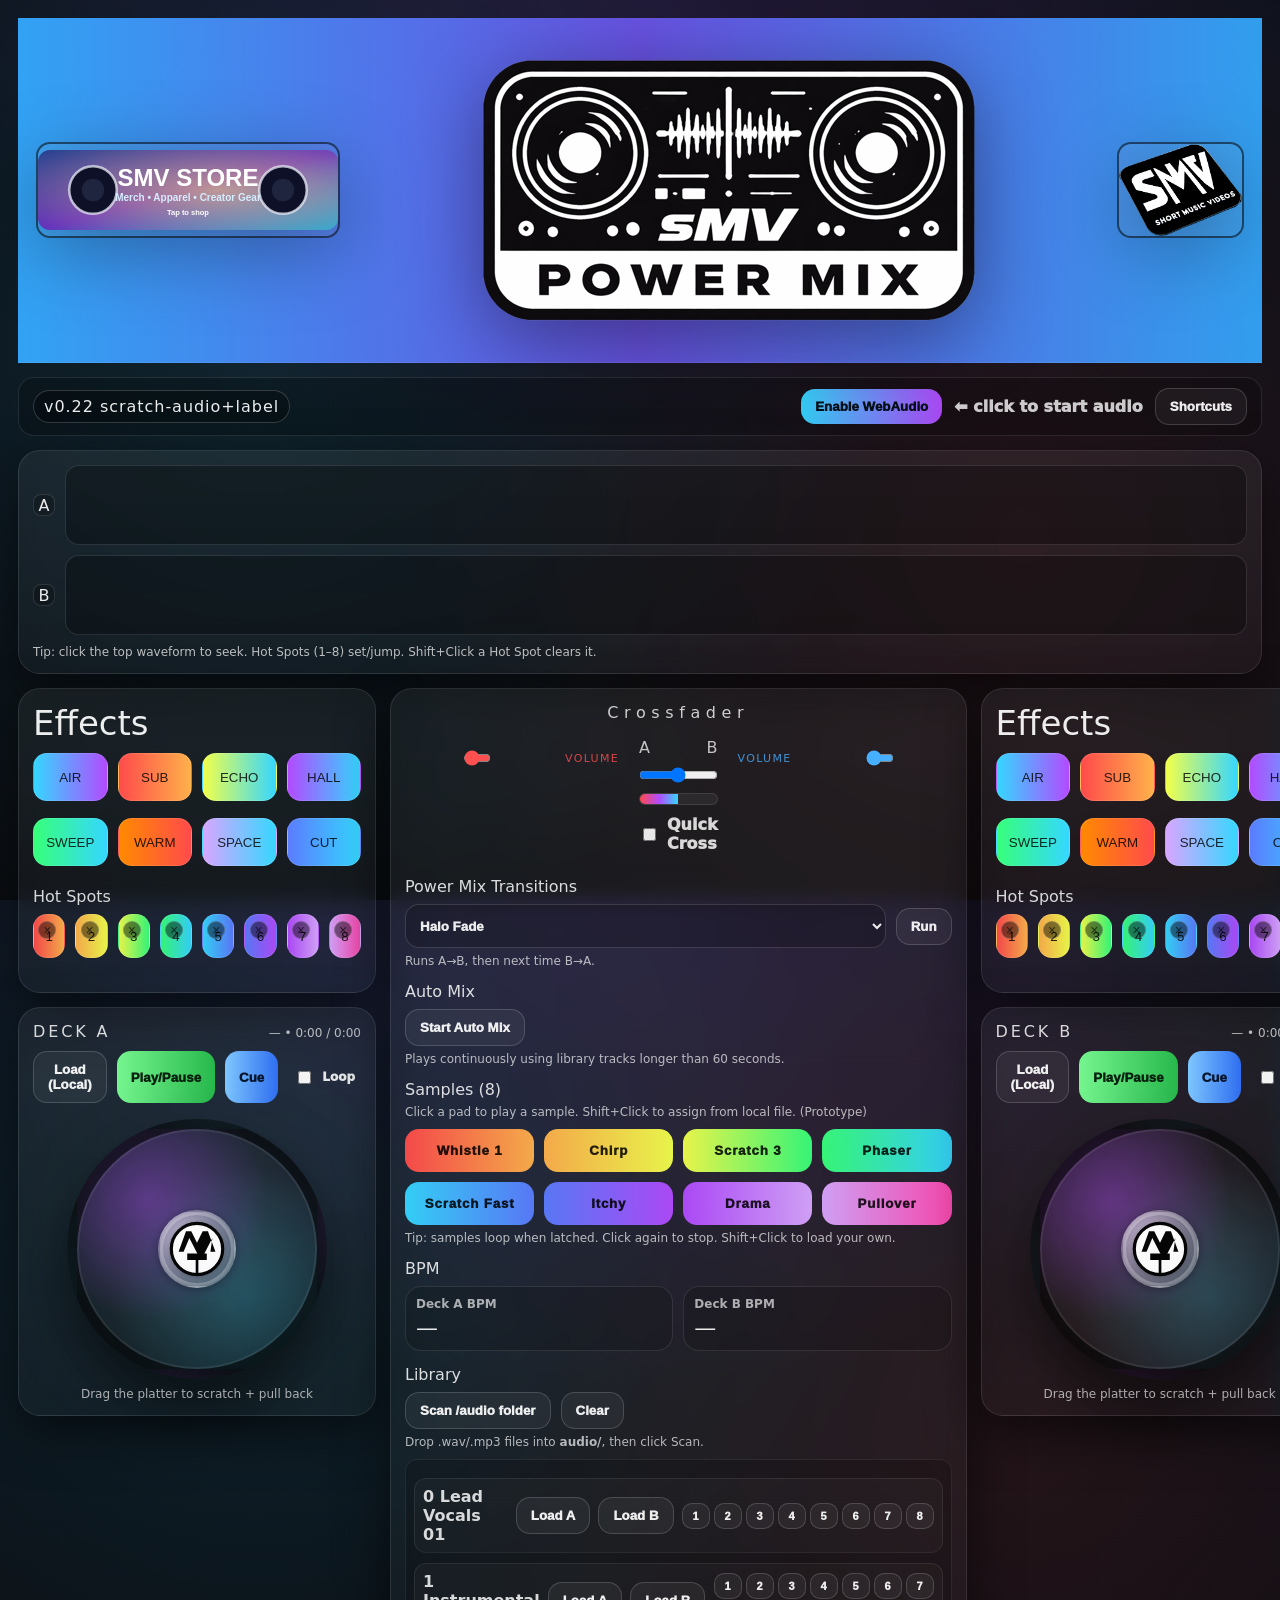
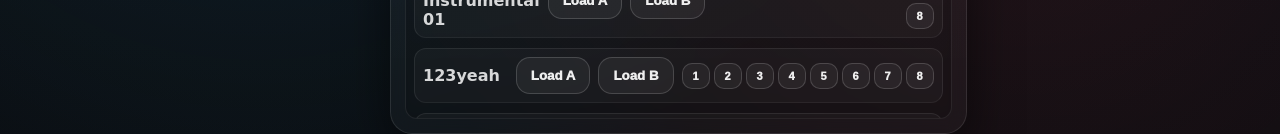
<file: index.html>
<!doctype html>
<html lang="en">
<head>
  <meta charset="utf-8"/>
  <meta name="viewport" content="width=device-width, initial-scale=1"/>
  <title>sMV Power Mix</title>
  <link rel="stylesheet" href="styles.css?v=29"/>
</head>
<body>
  <!-- TOP SPONSOR BAR -->
  <header class="sponsorbar">
    <div class="sponsor-box" id="sponsorLeft">
      <div class="sponsor-inner">
<a class="smv-link" href="https://smv-short-music-videos.printify.me/" target="_blank" rel="noopener" aria-label="SMV Merch Store">
  <img class="store-promo" src="assets/smv-store-promo.svg" alt="SMV Store merch promo" />
</a>
</div>
    </div>

    <div class="logo-wrap" title="sMV Power Mix">
      <img src="assets/power-mix-logo.png" alt="sMV Power Mix" class="logo-img" />
    </div>

    <div class="sponsor-box" id="sponsorRight">
      <div class="sponsor-inner">
        <a class="smv-link" href="https://shortmusicvideos.com" target="_blank" rel="noopener" aria-label="Short Music Videos">
          <img class="smv-banner-logo" src="assets/SMVBW.png" alt="SMV Short Music Videos" />
        </a>
      </div>
    </div>
  </header>

  <!-- CONTROL STRIP (start + shortcuts) -->
  <div class="controlstrip">
    <div class="version-badge">v0.22 scratch-audio+label</div>
    <div class="startcluster">
      <button id="enableAudio" class="btn primary flash-until-enabled">Enable WebAudio</button>
      <div class="start-hint">⬅︎ click to start audio</div>
    </div>
    <button id="shortcutsBtn" class="btn ghost">Shortcuts</button>
  </div>

  <!-- DUAL WAVEFORMS -->
  <section class="wavepanel card">
    <div class="wave-row">
      <div class="wave-label">A</div>
      <canvas id="waveA" class="wave-canvas" width="1200" height="80"></canvas>
    </div>
    <div class="wave-row">
      <div class="wave-label">B</div>
      <canvas id="waveB" class="wave-canvas" width="1200" height="80"></canvas>
    </div>
    <div class="wave-tip">Tip: click the top waveform to seek. Hot Spots (1–8) set/jump. Shift+Click a Hot Spot clears it.</div>
  </section>

  <!-- MAIN GRID -->
  <main class="main-grid">
    <!-- LEFT COLUMN -->
    <div class="col">
      <section class="side card">
        <div class="side-title">Effects</div>
        <div id="fxBtnsA" class="fx-grid" aria-label="Deck A effects"></div>

        <div class="hs-title">Hot Spots</div>
        <div id="hotBtnsA" class="hot-grid hotspots" aria-label="Deck A hot spots"></div>
      </section>

      <section class="deck card">
        <div class="deck-head">
          <div class="deck-title">DECK A</div>
          <div class="deck-meta"><span id="trackAName">—</span> • <span id="timeA">0:00 / 0:00</span></div>
        </div>

        <div class="deck-controls">
          <button id="loadLocalA" class="btn ghost">Load (Local)</button>
          <button id="playA" class="btn play-btn">Play/Pause</button>
          <button id="cueA" class="btn cue-btn">Cue</button>
          <label class="chk loop-toggle"><input id="loopA" type="checkbox"/> Loop</label>
        </div>

        <div class="platter">
          <div class="platter-disc" id="platterA" aria-label="Deck A platter">
            <div class="platter-core"><img src="assets/mt-logo.svg" alt="Me T logo" class="platter-logo" /></div>
          </div>
          <div class="platter-label">Drag the platter to scratch + pull back</div>
        </div>
      </section>
    </div>

    <!-- CENTER COLUMN -->
    <div class="col">
      <section class="center card">
        <div class="center-title">Crossfader</div>

        <div class="xfader-area">
          <div class="vol-strip left">
          <input id="volA" class="vol-fader a" type="range" min="0" max="1" step="0.001" value="0.90" aria-label="Deck A Volume" orient="vertical">
          <div class="vol-label a">VOLUME</div>
        </div>
        <div class="xfader-wrap">
            <div class="xfader-head">
              <span class="a">A</span>
              <span class="mid"></span>
              <span class="b">B</span>
            </div>
            <input id="cross" type="range" min="0" max="1" step="0.001" value="0.5"/>
            <div class="mixview"><div id="mixfill" class="mixfill"></div></div>
            <label class="chk"><input id="quickCross" type="checkbox"/> Quick Cross</label>
          </div>

          <div class="vol-strip right" title="Deck B volume">
            <div class="vol-label">VOLUME</div>
            <input id="volB" class="vol-fader" type="range" min="0" max="1" step="0.01" value="1" / orient="vertical">
          </div>
        </div>

        <div class="transitions">
          <div class="block-title">Power Mix Transitions</div>
          <div class="row">
            <select id="transitionStyle" class="select">
              <option value="halo">Halo Fade</option>
              <option value="echo">Echo Drift</option>
              <option value="coin">Coin Flip</option>
              <option value="pulse">Pulse Roll</option>
              <option value="lift">Voltage Lift</option>
            </select>
            <button id="runTransition" class="btn ghost">Run</button>
          </div>
          <div class="note" id="transitionNote">Runs A→B, then next time B→A.</div>
        </div>

        <div class="automix">
          <div class="block-title">Auto Mix</div>
          <div class="row">
            <button id="autoMixBtn" class="btn ghost">Start Auto Mix</button>
          </div>
          <div class="note" id="autoMixNote">Plays continuously using library tracks longer than 60 seconds.</div>
        </div>

        
        <div class="samples">
          <div class="block-title">Samples (8)</div>
          <div class="note">Click a pad to play a sample. Shift+Click to assign from local file. (Prototype)</div>
          <div id="samplePads" class="sample-grid" aria-label="Sample pads"></div>
        </div>

        <div class="syncassist">
          <div class="block-title">BPM</div>
          <div class="bpm-row">
            <div class="bpm">
              <div class="bpm-label">Deck A BPM</div>
              <div id="bpmA" class="bpm-val">—</div>
            </div>
            <div class="bpm">
              <div class="bpm-label">Deck B BPM</div>
              <div id="bpmB" class="bpm-val">—</div>
            </div>
          </div>
</div>

        <div class="library">
          <div class="block-title">Library</div>
          <div class="row">
            <button id="scanAudio" class="btn ghost">Scan /audio folder</button>
            <button id="clearQueue" class="btn ghost">Clear</button>
          </div>
          <div class="note">Drop .wav/.mp3 files into <b>audio/</b>, then click Scan.</div>
          <div id="libList" class="liblist"></div>
        </div>
      </section>
    </div>

    <!-- RIGHT COLUMN -->
    <div class="col">
      <section class="side card">
        <div class="side-title">Effects</div>
        <div id="fxBtnsB" class="fx-grid" aria-label="Deck B effects"></div>

        <div class="hs-title">Hot Spots</div>
        <div id="hotBtnsB" class="hot-grid hotspots" aria-label="Deck B hot spots"></div>
      </section>

      <section class="deck card">
        <div class="deck-head">
          <div class="deck-title">DECK B</div>
          <div class="deck-meta"><span id="trackBName">—</span> • <span id="timeB">0:00 / 0:00</span></div>
        </div>

        <div class="deck-controls">
          <button id="loadLocalB" class="btn ghost">Load (Local)</button>
          <button id="playB" class="btn play-btn">Play/Pause</button>
          <button id="cueB" class="btn cue-btn">Cue</button>
          <label class="chk loop-toggle"><input id="loopB" type="checkbox"/> Loop</label>
        </div>

        <div class="platter">
          <div class="platter-disc" id="platterB" aria-label="Deck B platter">
            <div class="platter-core"><img src="assets/mt-logo.svg" alt="Me T logo" class="platter-logo" /></div>
          </div>
          <div class="platter-label">Drag the platter to scratch + pull back</div>
        </div>
      </section>
    </div>
  </main>

  <div id="shortcutsModal" class="modal hidden" role="dialog" aria-modal="true">
    <div class="modal-card">
      <div class="modal-title">Shortcuts</div>
      <div class="modal-body">
        <div class="krow"><span class="k">1–8</span> set/jump Hot Spots (Deck A)</div>
        <div class="krow"><span class="k">Shift+Click</span> clear a Hot Spot</div>
        <div class="krow"><span class="k">Click waveform</span> seek</div>
      </div>
      <button id="closeShortcuts" class="btn ghost">Close</button>
    </div>
  </div>

  <script src="app.js?v=29"></script>
</body>
</html>
</file>
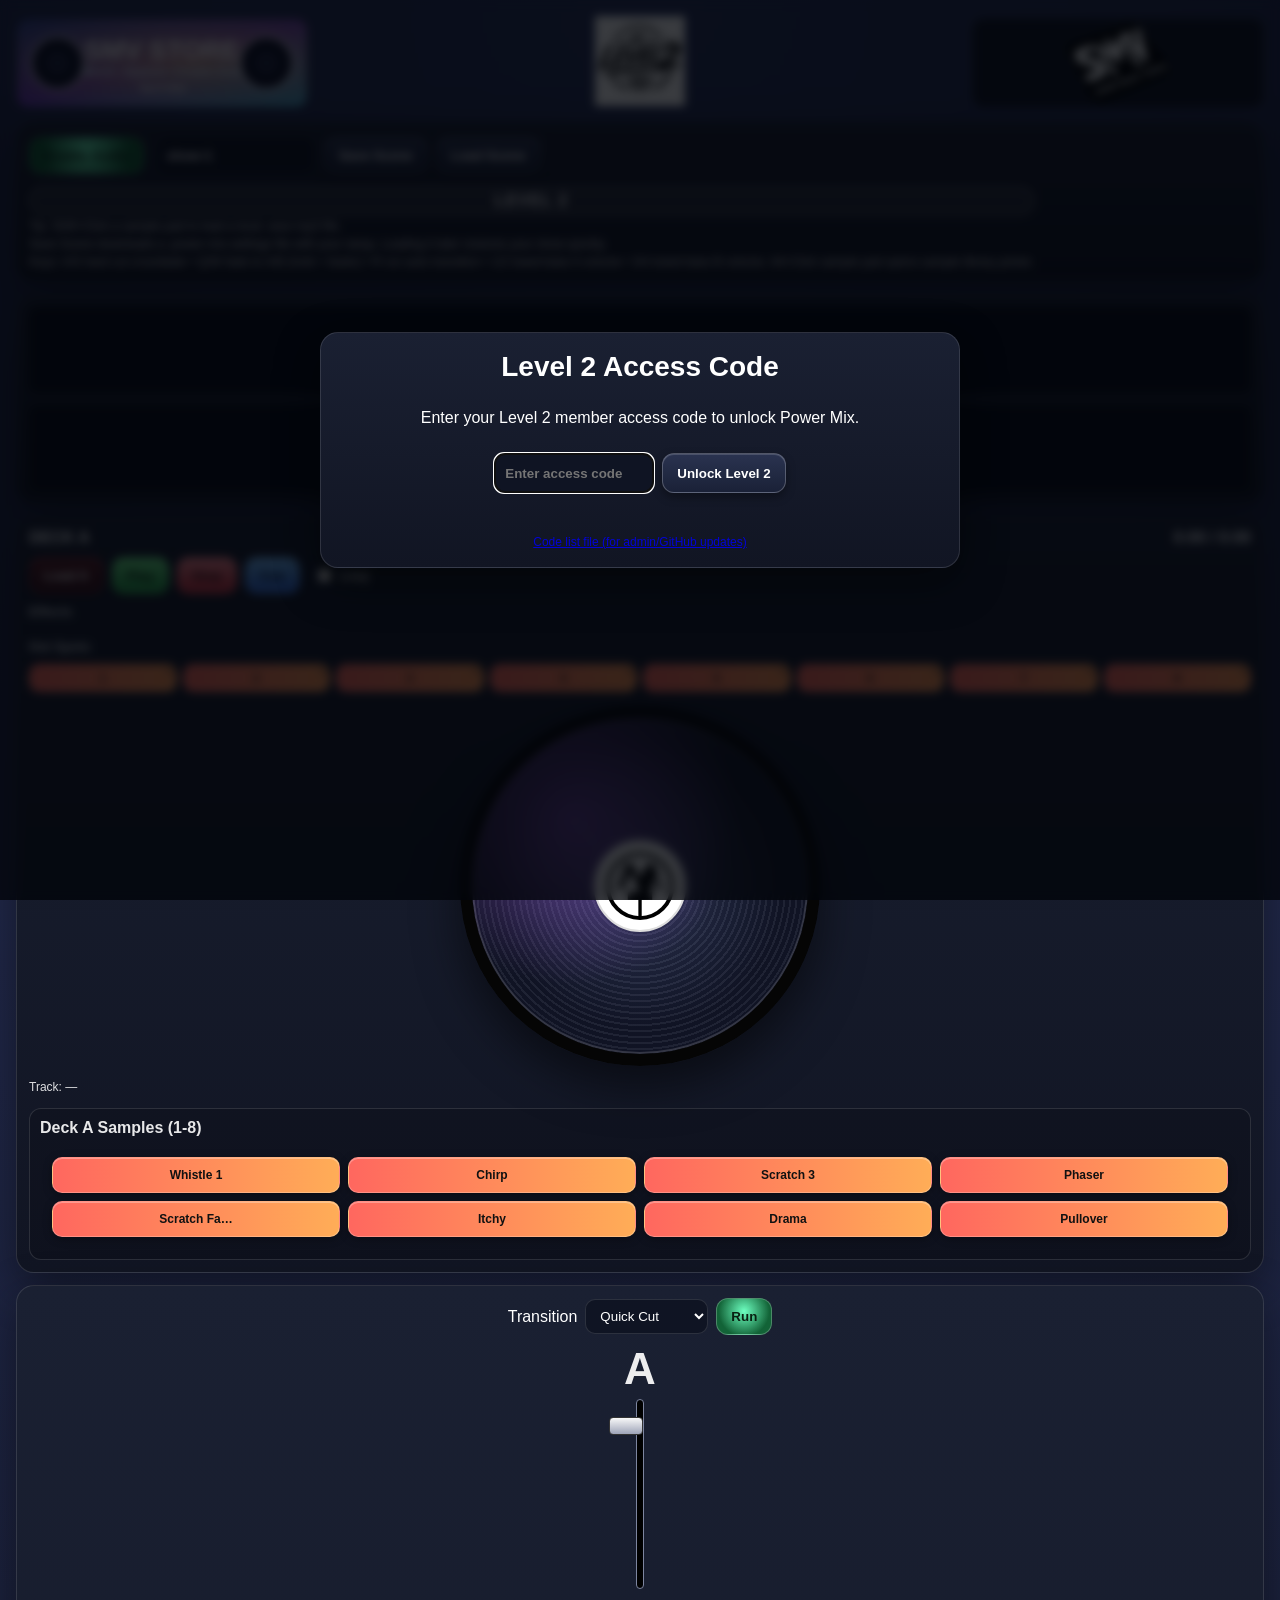
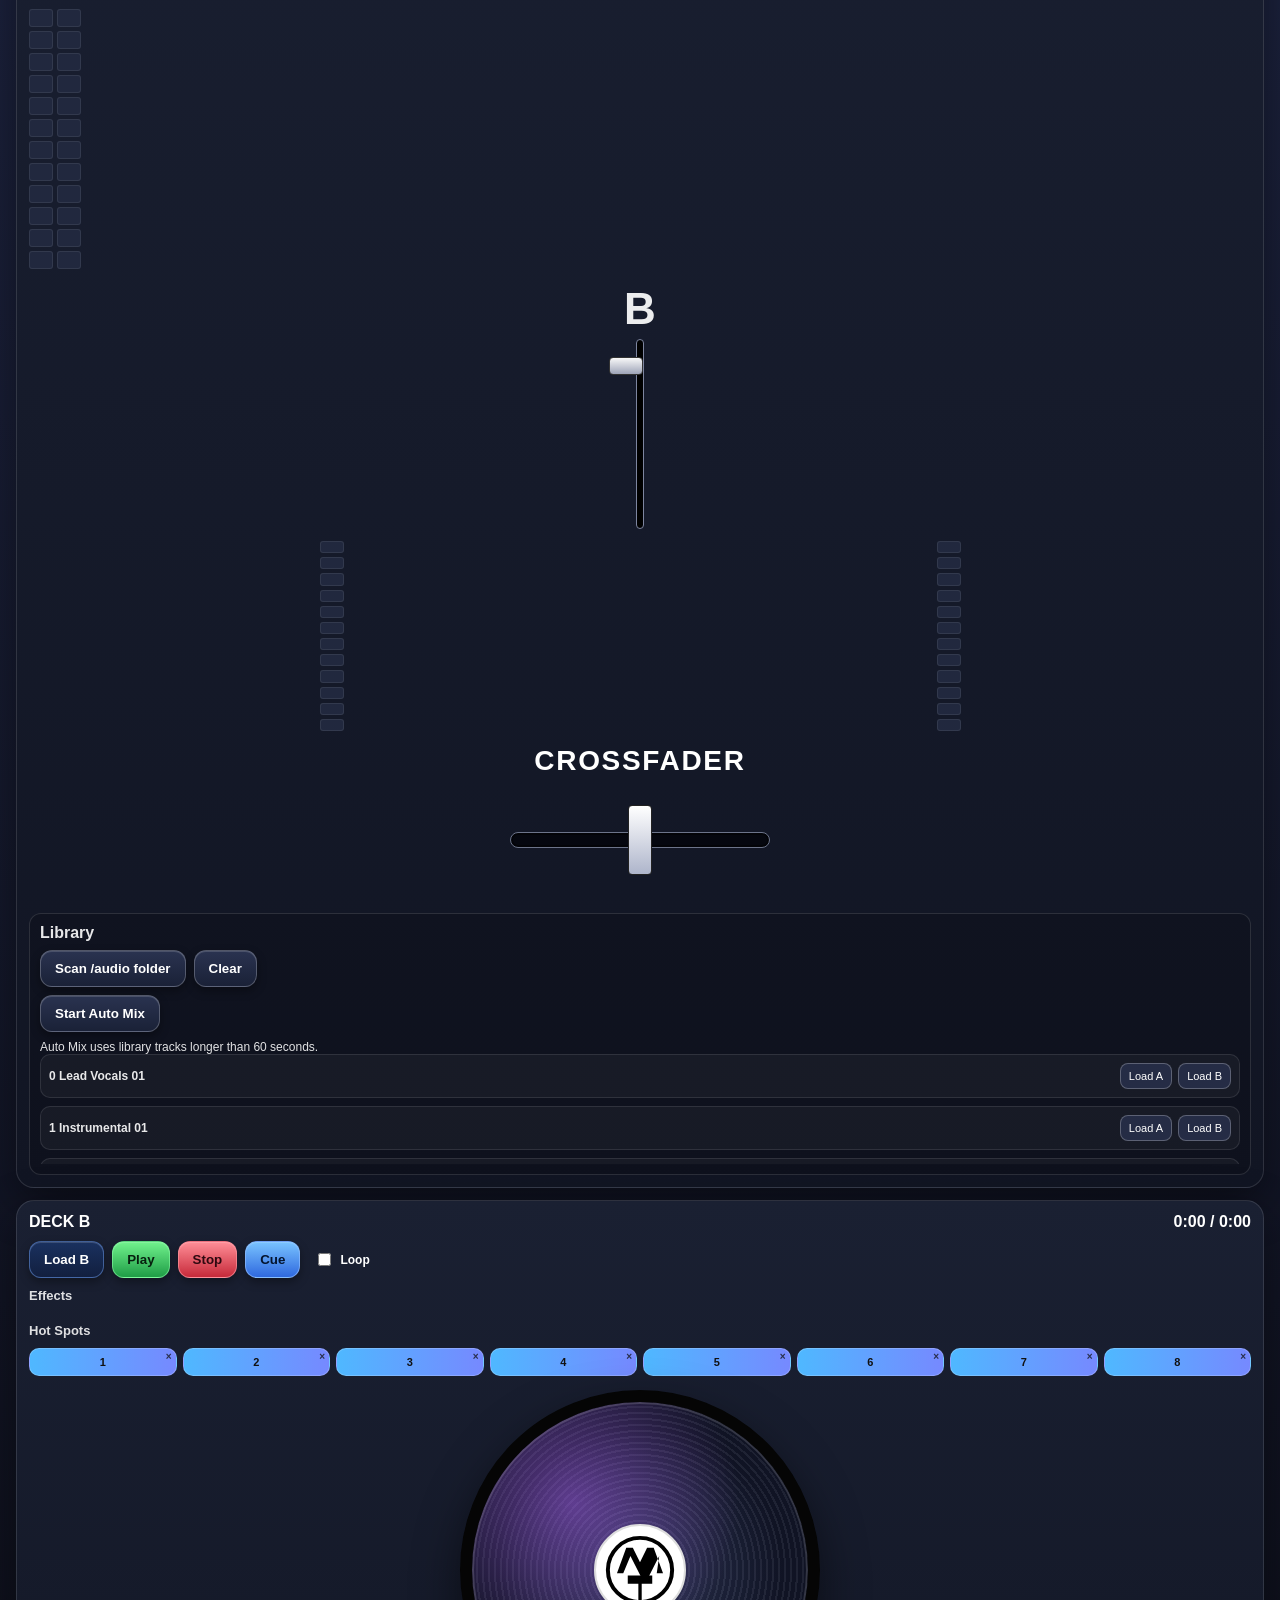
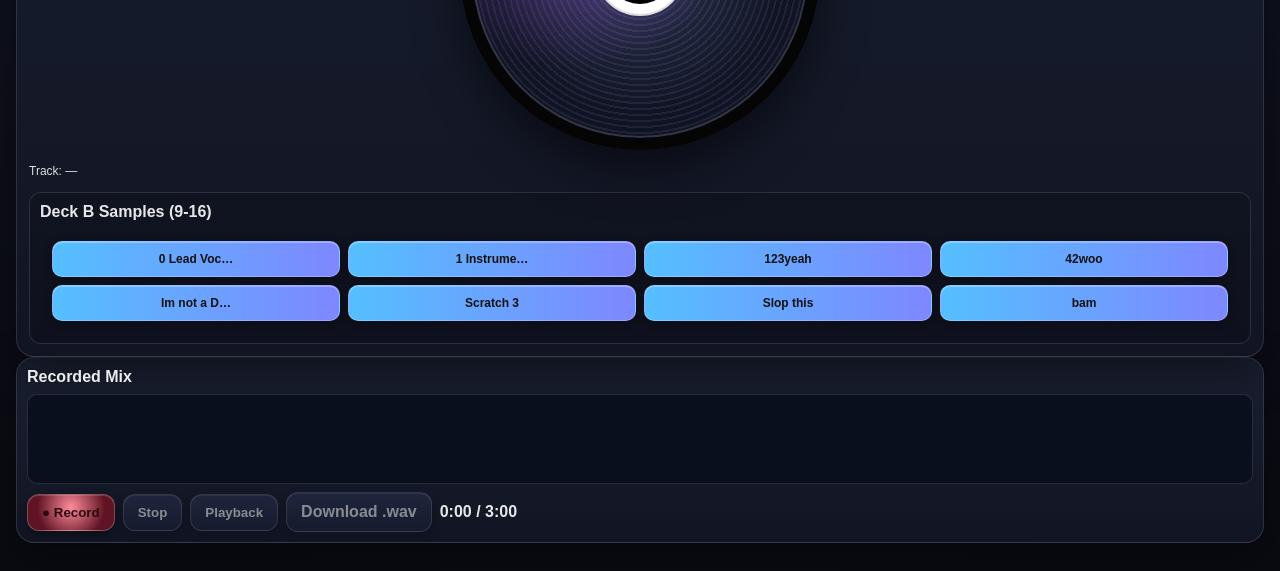
<file: level2/index.html>
<!doctype html>
<html lang="en">
<head>
  <meta charset="utf-8"/>
  <meta name="viewport" content="width=device-width, initial-scale=1"/>
  <title>sMV Power Mix — Level 2</title>
  <link rel="stylesheet" href="styles.css?v=3"/>
</head>
<body class="level2-locked">
  <section id="level2Gate" class="level2-gate" aria-live="polite">
    <div class="level2-gate-card card">
      <h1>Level 2 Access Code</h1>
      <p>Enter your Level 2 member access code to unlock Power Mix.</p>
      <div class="level2-gate-row">
        <input id="level2CodeInput" class="scene-input" type="text" autocomplete="off" placeholder="Enter access code" aria-label="Level 2 access code"/>
        <button id="level2CodeSubmit" class="btn">Unlock Level 2</button>
      </div>
      <div id="level2CodeMsg" class="level2-gate-msg"></div>
      <a class="sample-tip" href="access-codes.json" target="_blank" rel="noopener">Code list file (for admin/GitHub updates)</a>
    </div>
  </section>
  <header class="sponsorbar">
    <a class="sponsor-box" href="https://smv-short-music-videos.printify.me/" target="_blank" rel="noopener" aria-label="SMV Merch Store">
      <img class="store-promo" src="../assets/smv-store-promo.svg" alt="SMV Store"/>
    </a>
    <div class="logo-wrap">
      <img src="level2.jpg" alt="sMV Power Mix Level 2 Banner" class="logo-img level2-banner" />
    </div>
    <a class="sponsor-box" href="https://shortmusicvideos.com" target="_blank" rel="noopener">
      <img class="smv-banner-logo" src="../assets/SMVBW.png" alt="SMV" />
    </a>
  </header>

  <section class="top-controls card">
    <button id="enableAudio" class="btn led">Enable Audio</button>
    <div class="scene-tools">
      <input id="sceneName" class="scene-input" type="text" value="show-1" aria-label="Scene name"/>
      <button id="saveScene" class="btn">Save Scene</button>
      <button id="loadScene" class="btn">Load Scene</button>
    </div>
    <div class="top-notes">
      <div class="l2-chip">LEVEL 2</div>
      <div class="sample-tip">Tip: Shift+Click a sample pad to load a local .wav/.mp3 file.</div>
      <div class="sample-tip">Save Scene downloads a .power-mix-settings file with your setup. Loading it later restores your show quickly.</div>
      <div class="sample-tip">Keys: A/S hard cut crossfader • Q/W fade to A/B (hold = faster) • R run auto transition • 1/2 lower/raise A volume • 3/4 lower/raise B volume. Alt+Click sample pad opens sample library picker.</div>
    </div>
  </section>

  <section class="wavepanel card">
    <canvas id="waveA" class="wave-canvas" width="1400" height="90"></canvas>
    <canvas id="waveB" class="wave-canvas" width="1400" height="90"></canvas>
  </section>

  <main class="mixer-grid">
    <section class="deck card deck-a">
      <div class="deck-head">DECK A <span id="timeA">0:00 / 0:00</span></div>
      <div class="deck-controls">
        <button id="loadLocalA" class="btn">Load A</button>
        <button id="playA" class="btn play-btn">Play</button>
        <button id="stopA" class="btn stop-btn">Stop</button>
        <button id="cueA" class="btn cue-btn">Cue</button>
        <label class="loop-toggle"><input id="loopA" type="checkbox"/> Loop</label>
      </div>

      <div class="fx-title">Effects</div>
      <div id="fxBtnsA" class="fx-grid"></div>
      <div class="hs-title">Hot Spots</div>
      <div id="hotBtnsA" class="hot-grid"></div>

      <div class="platter-wrap">
        <div class="platter-disc" id="platterA">
          <div class="platter-core"><img src="../assets/mt-logo.svg" class="platter-logo" alt="MT logo"></div>
        </div>
      </div>
      <div class="meta">Track: <span id="trackAName">—</span></div>

      <div class="samples-block deck-samples">
        <div class="blk-title">Deck A Samples (1-8)</div>
        <div id="samplePadsA" class="sample-grid deck"></div>
      </div>
    </section>

    <section class="center card">
      <div class="transition-wrap in-center">
        <label for="transitionStyle">Transition</label>
        <select id="transitionStyle">
          <option value="quick">Quick Cut</option>
          <option value="smooth">Smooth Fade</option>
          <option value="slow">Long Blend</option>
        </select>
        <button id="runTransition" class="btn led">Run</button>
      </div>

      <div class="mixer-top">
        <div class="fader-col">
          <div class="fader-label">A</div>
          <input id="volA" type="range" min="0" max="1" step="0.001" value="0.9" class="v-fader">
        </div>
        <div class="master-meter" id="meterMaster"></div>
        <div class="fader-col">
          <div class="fader-label">B</div>
          <input id="volB" type="range" min="0" max="1" step="0.001" value="0.9" class="v-fader">
        </div>
      </div>

      <div class="meter-row">
        <div class="meter" id="meterA"></div>
        <div class="meter" id="meterB"></div>
      </div>

      <div class="cross-zone">
        <div class="cross-title">CROSSFADER</div>
        <div class="cross-wrap">
          <div id="crossTrack" class="cross-track" aria-label="Crossfader" role="slider" aria-valuemin="0" aria-valuemax="1" aria-valuenow="0.5" tabindex="0">
            <div id="crossHandle" class="cross-handle"></div>
          </div>
        </div>
      </div>

      <div class="library-block">
        <div class="blk-title">Library</div>
        <div class="lib-actions">
          <button id="scanAudio" class="btn">Scan /audio folder</button>
          <button id="clearQueue" class="btn">Clear</button>
        </div>
        <div class="lib-actions">
          <button id="autoMixBtn" class="btn">Start Auto Mix</button>
        </div>
        <div id="autoMixNote" class="sample-tip">Auto Mix uses library tracks longer than 60 seconds.</div>
        <div id="libList" class="liblist"></div>
      </div>
    </section>

    <section class="deck deck-b card">
      <div class="deck-head">DECK B <span id="timeB">0:00 / 0:00</span></div>
      <div class="deck-controls">
        <button id="loadLocalB" class="btn">Load B</button>
        <button id="playB" class="btn play-btn">Play</button>
        <button id="stopB" class="btn stop-btn">Stop</button>
        <button id="cueB" class="btn cue-btn">Cue</button>
        <label class="loop-toggle"><input id="loopB" type="checkbox"/> Loop</label>
      </div>

      <div class="fx-title">Effects</div>
      <div id="fxBtnsB" class="fx-grid"></div>
      <div class="hs-title">Hot Spots</div>
      <div id="hotBtnsB" class="hot-grid"></div>

      <div class="platter-wrap">
        <div class="platter-disc" id="platterB">
          <div class="platter-core"><img src="../assets/mt-logo.svg" class="platter-logo" alt="MT logo"></div>
        </div>
      </div>
      <div class="meta">Track: <span id="trackBName">—</span></div>

      <div class="samples-block deck-samples">
        <div class="blk-title">Deck B Samples (9-16)</div>
        <div id="samplePadsB" class="sample-grid deck"></div>
      </div>
    </section>
  </main>

  <section class="record-panel card">
    <div class="record-head">Recorded Mix</div>
    <canvas id="recordWave" class="wave-canvas" width="1400" height="90"></canvas>
    <div class="record-controls">
      <button id="recordBtn" class="btn rec">● Record</button>
      <button id="stopRecordBtn" class="btn" disabled>Stop</button>
      <button id="playRecordBtn" class="btn" disabled>Playback</button>
      <a id="downloadRecord" class="btn" download="powermix-level2.wav" aria-disabled="true">Download .wav</a>
      <span id="recordTimer">0:00 / 3:00</span>
    </div>
  </section>

  <script src="app.js?v=3"></script>
</body>
</html>
</file>
<file: styles.css>
:root{
  --bg0:#0a0c10;
  --bg1:#0c111a;
  --card: rgba(255,255,255,.04);
  --card2: rgba(255,255,255,.06);
  --stroke: rgba(255,255,255,.10);
  --shadow: 0 18px 50px rgba(0,0,0,.55);
  --r: #ff4b4b;
  --b: #35d7ff;
  --p: #b24bff;
}

*{ box-sizing:border-box; }
html,body{ height:100%; }
body{
  margin:0;
  font-family: ui-sans-serif, system-ui, -apple-system, Segoe UI, Roboto, Arial;
  background: radial-gradient(1000px 700px at 50% 0%, rgba(178,75,255,.12), transparent 70%),
              radial-gradient(900px 900px at 20% 40%, rgba(53,215,255,.10), transparent 70%),
              radial-gradient(900px 900px at 80% 60%, rgba(255,75,75,.10), transparent 70%),
              linear-gradient(180deg, var(--bg1), var(--bg0));
  color: rgba(255,255,255,.92);
  padding: 18px 18px 28px;
}

.card{
  background: linear-gradient(180deg, rgba(255,255,255,.06), rgba(255,255,255,.03));
  border: 1px solid var(--stroke);
  border-radius: 22px;
  box-shadow: var(--shadow);
  backdrop-filter: blur(10px);
}

.sponsorbar{
  display:flex; align-items:center; justify-content:space-between;
  padding:16px 18px; gap:16px;
  background: linear-gradient(90deg, rgba(52,170,255,0.95), rgba(116,92,255,0.85), rgba(52,170,255,0.92));
  border-bottom: 1px solid rgba(255,255,255,.08);
}
.sponsor-box{
  background: rgba(255,255,255,.06);
  border: 2px solid rgba(0,0,0,.55);
  border-radius: 14px;
  height: 96px;
  display:flex;
  align-items:center;
  justify-content:center;
}
.sponsor-inner{
  font-weight: 1000;
  font-size: 44px;
  color: #3a66d6;
}

.smv-link{
  width: 100%;
  height: 100%;
  display: flex;
  align-items: center;
  justify-content: center;
}
.smv-link img{
  max-width: 100%;
  max-height: 92px;
  height: auto;
  width: auto;
  filter: drop-shadow(0 18px 40px rgba(0,0,0,.35));
}

.smv-link .store-promo{
  width: 100%;
  height: 100%;
  object-fit: cover;
  border-radius: 12px;
}
.logo-wrap{
  display:flex;
  align-items:center;
  justify-content:center;
  padding: 6px 12px;
}
.logo-img{
  width: min(520px, 52vw);
  height: auto;
  filter: drop-shadow(0 18px 40px rgba(0,0,0,.40));
}

.controlstrip{
  margin-top: 14px;
  display:flex;
  align-items:center;
  justify-content:space-between;
  gap: 12px;
  padding: 10px 14px;
  border-radius: 16px;
  border: 1px solid rgba(255,255,255,.10);
  background: rgba(0,0,0,.22);
}
.startcluster{ display:flex; align-items:center; gap:12px; }
.start-hint{ font-weight:1000; opacity:.85; }

.btn{
  border:1px solid rgba(255,255,255,.16);
  background: rgba(255,255,255,.06);
  color: rgba(255,255,255,.92);
  padding: 10px 14px;
  border-radius: 14px;
  font-weight: 1000;
  cursor:pointer;
}
.btn:hover{ background: rgba(255,255,255,.09); }
.btn.primary{
  border: none;
  background: linear-gradient(90deg, rgba(53,215,255,.95), rgba(178,75,255,.95));
  color: #051018;
}
.btn.play-btn{
  border: none;
  background: linear-gradient(90deg, #76f58f, #27b84c);
  color: #07200f;
}
.btn.cue-btn{
  border: none;
  background: linear-gradient(90deg, #7ec7ff, #2f6ef0);
  color: #06152c;
}
.btn.ghost{
  background: rgba(255,255,255,.05);
}

.flash-until-enabled{
  animation: startFlash 1.05s ease-in-out infinite;
}
@keyframes startFlash{
  0%,100%{ transform: translateY(0) scale(1); filter: brightness(1); box-shadow: 0 0 0 rgba(178,75,255,0.0); }
  50%{ transform: translateY(-1px) scale(1.03); filter: brightness(1.08); box-shadow: 0 0 28px rgba(178,75,255,.28); }
}

.wavepanel{
  margin-top: 14px;
  padding: 14px;
}
.wave-row{
  display:grid;
  grid-template-columns: 22px 1fr;
  gap: 10px;
  align-items:center;
  margin-bottom: 10px;
}
.wave-label{
  width: 22px; height: 22px;
  display:flex; align-items:center; justify-content:center;
  border-radius: 8px;
  border: 1px solid rgba(255,255,255,.12);
  background: rgba(0,0,0,.22);
  font-weight: 1100;
}
.wave-canvas{
  width: 100%;
  height: 80px;
  border-radius: 14px;
  border: 1px solid rgba(255,255,255,.10);
  background: rgba(0,0,0,.18);
}
.wave-tip{
  margin-top: 4px;
  font-size: 12px;
  opacity:.78;
}

.main-grid{
  margin-top: 14px;
  display:grid;
  grid-template-columns: 1fr 1.35fr 1fr;
  gap: 14px;
  align-items:start;
}
.col{
  display:flex;
  flex-direction:column;
  gap: 14px;
}
.side{ padding: 14px; }
.center{ padding: 14px; }
.deck{ padding: 14px; }

.side-title{
  font-size: 34px;
  font-weight: 1100;
  margin-bottom: 10px;
}
.fx-grid{
  display:grid;
  grid-template-columns: repeat(4, 1fr);
  gap: 10px;
}
.fxbtn{
  height: 48px;
  border-radius: 14px;
  border: 1px solid rgba(255,255,255,.10);
  background: rgba(255,255,255,.06);
  font-weight: 1100;
  cursor:pointer;
}
.fxbtn.latched{ outline:2px solid rgba(178,75,255,.55); background: rgba(178,75,255,.12); }

.hs-title{
  margin-top: 14px;
  font-weight: 1100;
  opacity:.9;
}
.hot-grid{
  margin-top: 8px;
  display:grid;
  grid-template-columns: repeat(8, 1fr);
  gap: 10px;
}
.hot-btn{
  position:relative;
  height: 44px;
  border-radius: 14px;
  border: 1px solid rgba(255,255,255,.10);
  background: rgba(255,255,255,.06);
  color: rgba(255,255,255,.92);
  font-weight: 1100;
  cursor:pointer;
}
.hot-btn .hs-x{
  position:absolute; top:-8px; right:-8px;
  width:18px; height:18px;
  display:flex; align-items:center; justify-content:center;
  border-radius:999px;
  border:1px solid rgba(255,255,255,.18);
  background: rgba(0,0,0,.55);
  font-weight: 1100;
  font-size: 14px;
  opacity:.9;
}
.hot-btn .hs-x:hover{ background: rgba(178,75,255,.20); }

.center-title{
  text-align:center;
  letter-spacing:.35em;
  font-weight: 1100;
  opacity:.85;
  margin-bottom: 10px;
}

.xfader-area{
  display:flex;
  align-items:flex-start;
  gap: 12px;
}
.xfader-wrap{ padding: 6px 8px 10px; flex:1; }
.xfader-head{
  display:flex; justify-content:space-between;
  font-weight: 1100;
  opacity:.8;
}
#cross{ width:100%; margin: 10px 0 10px; }
.mixview{
  height: 12px;
  border-radius: 999px;
  border: 1px solid rgba(255,255,255,.10);
  overflow:hidden;
  background: rgba(255,255,255,.06);
}
.mixfill{
  height:100%;
  width:50%;
  background: linear-gradient(90deg, var(--r), var(--p), var(--b));
}
.chk{ display:flex; align-items:center; gap:8px; font-weight:1000; opacity:.9; margin-top: 10px; }

.vol-strip.left .vol-label{ color: rgba(255,80,80,.95); }
.vol-strip.right .vol-label{ color: rgba(70,175,255,.95); }
.vol-strip.left .vol-fader{ accent-color: rgba(255,80,80,1); }
.vol-strip.right .vol-fader{ accent-color: rgba(70,175,255,1); }

.block-title{
  margin-top: 14px;
  font-weight: 1100;
  opacity:.92;
}
.row{ display:flex; gap: 10px; align-items:center; margin-top: 8px; }
.select{
  flex:1;
  height: 44px;
  border-radius: 14px;
  border: 1px solid rgba(255,255,255,.14);
  background: rgba(0,0,0,.20);
  color: rgba(255,255,255,.92);
  padding: 0 10px;
  font-weight: 1000;
}
.note{ font-size: 12px; opacity:.74; margin-top: 6px; }

.bpm-row{ display:grid; grid-template-columns: 1fr 1fr; gap: 10px; margin-top: 8px; }
.bpm{
  border-radius: 16px;
  border: 1px solid rgba(255,255,255,.10);
  background: rgba(0,0,0,.16);
  padding: 10px;
}
.bpm-label{ font-size: 12px; opacity:.7; font-weight: 900; }
.bpm-val{ font-size: 22px; font-weight: 1100; margin-top: 4px; }

.liblist{
  margin-top: 8px;
  max-height: 220px;
  overflow:auto;
  border: 1px solid rgba(255,255,255,.10);
  border-radius: 16px;
  background: rgba(0,0,0,.18);
  padding: 8px;
}

.deck-head{
  display:flex;
  justify-content:space-between;
  align-items:baseline;
  gap: 10px;
}
.deck-title{ font-weight:1100; letter-spacing:.18em; opacity:.9; }
.deck-meta{ font-size: 12px; opacity:.75; }
.deck-controls{ display:flex; gap:10px; margin-top: 10px; }
.deck-controls .loop-toggle{
  margin-top: 0;
  padding: 0 6px;
  font-size: 12px;
  opacity: .95;
}
.automix .btn.is-active{
  border-color: rgba(53,215,255,.9);
  box-shadow: 0 0 0 2px rgba(53,215,255,.25) inset;
}

.platter{
  margin-top: 16px;
  display:flex;
  flex-direction:column;
  align-items:center;
}
.platter-disc{
  width: 260px; height: 260px;
  border-radius: 50%;
  background:
    radial-gradient(circle at 30% 30%, rgba(178,75,255,.40), transparent 50%),
    radial-gradient(circle at 70% 70%, rgba(53,215,255,.20), transparent 55%),
    radial-gradient(circle at 50% 50%, rgba(255,255,255,.08), rgba(0,0,0,.25));
  border: 10px solid rgba(0,0,0,.55);
  box-shadow: inset 0 0 0 2px rgba(255,255,255,.08), 0 30px 60px rgba(0,0,0,.55);
  position:relative;
}
.platter-core{
  position:absolute;
  width: 78px; height: 78px;
  border-radius: 50%;
  left:50%; top:50%;
  transform: translate(-50%,-50%);
  background: radial-gradient(circle at 35% 35%, rgba(255,255,255,.65), rgba(0,0,0,.10));
  border: 2px solid rgba(255,255,255,.18);
  box-shadow: 0 2px 10px rgba(0,0,0,.35), inset 0 0 0 3px rgba(255,255,255,.25);
  display:flex;
  align-items:center;
  justify-content:center;
}
.platter-logo{
  width: 56px;
  height: 56px;
  object-fit: contain;
  opacity: .96;
  filter: drop-shadow(0 1px 2px rgba(0,0,0,.25));
}
.platter-label{ margin-top: 8px; font-size: 12px; opacity:.70; }

.modal.hidden{ display:none; }
.modal{
  position: fixed;
  inset: 0;
  background: rgba(0,0,0,.55);
  display:flex;
  align-items:center;
  justify-content:center;
  padding: 18px;
}
.modal-card{
  width: min(620px, 92vw);
  border-radius: 22px;
  border: 1px solid rgba(255,255,255,.14);
  background: rgba(10,12,16,.92);
  padding: 16px;
  box-shadow: var(--shadow);
}
.modal-title{ font-weight:1100; font-size: 18px; margin-bottom: 8px; }
.krow{ padding: 8px 0; border-top: 1px solid rgba(255,255,255,.08); opacity:.9; }
.krow:first-child{ border-top: none; }
.k{ display:inline-block; min-width: 130px; font-weight: 1100; }

@media (max-width: 1120px){
  .main-grid{ grid-template-columns: 1fr; grid-template-rows: auto; }
  .sponsorbar{
  display:flex; align-items:center; justify-content:space-between;
  padding:16px 18px; gap:16px;
  background: linear-gradient(90deg, rgba(52,170,255,0.95), rgba(116,92,255,0.85), rgba(52,170,255,0.92));
  border-bottom: 1px solid rgba(255,255,255,.08);
}
  .sponsor-box{ height: 82px; }
  .sponsor-inner{ font-size: 34px; }
  .logo-img{ width: min(520px, 86vw); }
}

.fx-grid{ min-height: 120px; }
.hot-grid{ min-height: 64px; }

.version-badge{
  margin-right:auto;
  padding: 6px 10px;
  border-radius: 999px;
  border: 1px solid rgba(255,255,255,.18);
  background: rgba(0,0,0,.28);
  font-weight: 1100;
  letter-spacing:.06em;
}
.fx-grid{ min-height: 120px; }
.hot-grid{ min-height: 64px; }

/* v0.20 additions */
.hot-btn{ position: relative; overflow: hidden; color: rgba(0,0,0,.86); }
.hot-btn .hs-x{ position:absolute; top:6px; right:8px; font-weight: 1100; opacity: .85; }
.hot-btn.hot-1{ background: linear-gradient(90deg, rgba(255,75,75,.95), rgba(255,177,75,.95)); }
.hot-btn.hot-2{ background: linear-gradient(90deg, rgba(255,177,75,.95), rgba(242,255,75,.95)); }
.hot-btn.hot-3{ background: linear-gradient(90deg, rgba(242,255,75,.95), rgba(55,255,122,.95)); }
.hot-btn.hot-4{ background: linear-gradient(90deg, rgba(55,255,122,.95), rgba(53,215,255,.95)); }
.hot-btn.hot-5{ background: linear-gradient(90deg, rgba(53,215,255,.95), rgba(91,124,255,.95)); }
.hot-btn.hot-6{ background: linear-gradient(90deg, rgba(91,124,255,.95), rgba(178,75,255,.95)); }
.hot-btn.hot-7{ background: linear-gradient(90deg, rgba(178,75,255,.95), rgba(216,166,255,.95)); }
.hot-btn.hot-8{ background: linear-gradient(90deg, rgba(216,166,255,.95), rgba(255,75,180,.95)); }
.hot-btn.is-set{ outline: 2px solid rgba(255,255,255,.60); box-shadow: 0 0 0 2px rgba(0,0,0,.25) inset; }

.sample-grid{ display:grid; grid-template-columns: repeat(4, 1fr); gap: 10px; margin-top: 10px; }
.sample-pad{ border-radius: 14px; padding: 14px 10px; font-weight: 1000; letter-spacing: .06em;
  border: 1px solid rgba(255,255,255,.14); background: rgba(0,0,0,.24); cursor: pointer; }
.sample-pad.playing{ outline: 2px solid rgba(255,255,255,.65); }

.platter-disc{ cursor: grab; user-select: none; touch-action: none; }
.platter-disc:active{ cursor: grabbing; }

/* v0.21 additions */
.sample-pad{ color: rgba(0,0,0,.86); border: 0; }
.sample-pad.pad-1{ background: linear-gradient(90deg, rgba(255,75,75,.95), rgba(255,177,75,.95)); }
.sample-pad.pad-2{ background: linear-gradient(90deg, rgba(255,177,75,.95), rgba(242,255,75,.95)); }
.sample-pad.pad-3{ background: linear-gradient(90deg, rgba(242,255,75,.95), rgba(55,255,122,.95)); }
.sample-pad.pad-4{ background: linear-gradient(90deg, rgba(55,255,122,.95), rgba(53,215,255,.95)); }
.sample-pad.pad-5{ background: linear-gradient(90deg, rgba(53,215,255,.95), rgba(91,124,255,.95)); }
.sample-pad.pad-6{ background: linear-gradient(90deg, rgba(91,124,255,.95), rgba(178,75,255,.95)); }
.sample-pad.pad-7{ background: linear-gradient(90deg, rgba(178,75,255,.95), rgba(216,166,255,.95)); }
.sample-pad.pad-8{ background: linear-gradient(90deg, rgba(216,166,255,.95), rgba(255,75,180,.95)); }
.sample-pad.latched{ outline: 3px solid rgba(255,255,255,.70); box-shadow: 0 0 0 2px rgba(0,0,0,.25) inset; }
.sample-note{ margin-top: 6px; opacity: .75; font-size: 12px; }

/* v0.28 */
.lib-pop{ position:fixed; inset:0; display:none; align-items:center; justify-content:center; z-index:9999; }
.lib-pop.show{ display:flex; }
.lib-pop .backdrop{ position:absolute; inset:0; background: rgba(0,0,0,.65); }
.lib-pop .panel{ position:relative; width:min(720px, calc(100% - 28px)); max-height:70vh; overflow:auto;
  border-radius:18px; border:1px solid rgba(255,255,255,.12); background: rgba(18,18,22,.95);
  box-shadow: 0 20px 60px rgba(0,0,0,.55); padding: 14px;
}
.lib-pop .row{ display:flex; justify-content:space-between; gap:12px; padding:10px 10px; border-radius:12px;
  border:1px solid rgba(255,255,255,.08); background: rgba(255,255,255,.03); margin-bottom:10px;
}
.lib-pop .row:hover{ background: rgba(255,255,255,.06); }
.lib-pop .name{ font-weight:900; letter-spacing:.02em; }
.lib-pop .hint{ opacity:.7; font-size:12px; }
.lib-pop .btn{ border:1px solid rgba(255,255,255,.14); background: rgba(255,255,255,.06); color:#fff;
  border-radius:12px; padding:10px 12px; font-weight:900;
}
.lib-pop .btn:hover{ background: rgba(255,255,255,.10); }
.liblist{margin-top:10px;max-height:260px;overflow:auto;border:1px solid rgba(255,255,255,.08);border-radius:12px;padding:8px;background:rgba(0,0,0,.18);}
.lib-row{display:flex;align-items:center;justify-content:space-between;gap:12px;padding:10px 10px;border-radius:12px;
  border:1px solid rgba(255,255,255,.08);background:rgba(255,255,255,.03);margin-top:10px;}
.lib-row:hover{background:rgba(255,255,255,.06);}
.lib-meta{min-width:0;flex:1;}
.lib-name{font-weight:900;white-space:nowrap;overflow:hidden;text-overflow:ellipsis;}
.lib-actions{display:flex;gap:8px;flex:0 0 auto;}

.vol-strip{display:flex;align-items:center;justify-content:center;gap:16px;margin-top:10px;}
.cross-mid{display:flex;flex-direction:column;align-items:center;gap:6px;}
.vol-col{display:flex;flex-direction:column;align-items:center;gap:6px;min-width:44px;}
.vol-label{font-size:11px;opacity:.85;letter-spacing:.12em;}
.vol-fader{writing-mode:bt-lr;-webkit-appearance: slider-vertical;width:28px;height:140px;}
@supports not (writing-mode: bt-lr){
  .vol-fader{transform:rotate(-90deg); width:140px; height:28px;}
}

.sample-assign{display:flex;gap:4px;flex-wrap:wrap;justify-content:flex-end}
.sample-assign .sbtn{font-size:11px;padding:6px 7px;border-radius:10px;min-width:28px}
</file>
<file: level2/styles.css>
:root{
  --bg:#0a0b12;
  --card:#141826;
  --stroke:rgba(255,255,255,.12);
}
*{box-sizing:border-box}
body{margin:0;font-family:Arial,Helvetica,sans-serif;background:radial-gradient(circle at 50% 0,#29335e,var(--bg));color:#fff;padding:16px}
.level2-gate{position:fixed;inset:0;z-index:9999;display:flex;align-items:center;justify-content:center;padding:18px;background:rgba(2,4,10,.78);backdrop-filter:blur(5px)}
.level2-gate-card{width:min(640px,95vw);padding:18px;display:grid;gap:10px;text-align:center}
.level2-gate-card h1{margin:0;font-size:28px}
.level2-gate-row{display:flex;gap:8px;justify-content:center;flex-wrap:wrap}
.level2-gate-msg{min-height:22px;font-weight:700;color:#ffadb9}
body.level2-unlocked .level2-gate{display:none}
.card{background:linear-gradient(180deg,#1a2032,#111523);border:1px solid var(--stroke);border-radius:18px;box-shadow:0 15px 45px rgba(0,0,0,.45)}

.sponsorbar{display:grid;grid-template-columns:1fr auto 1fr;gap:12px;align-items:center;margin-bottom:12px}
.sponsor-box{height:90px;border:1px solid var(--stroke);border-radius:12px;overflow:hidden;display:flex;align-items:center;justify-content:center;background:#0f1423}
.store-promo{width:100%;height:100%;object-fit:cover}
.smv-banner-logo{max-height:82px;max-width:100%}
.logo-wrap{text-align:center;position:relative}
.logo-img{width:min(520px,45vw)}
.level2-banner{width:min(640px,52vw);max-height:90px;object-fit:contain}
.l2-badge{position:absolute;right:10px;bottom:4px;background:#111;padding:4px 10px;border-radius:999px;border:1px solid #4bc2ff;font-weight:700}

.top-controls{display:flex;gap:12px;align-items:center;padding:12px;margin-bottom:12px;flex-wrap:wrap}
.scene-tools{display:flex;gap:8px;align-items:center;flex-wrap:wrap}
.scene-input{height:40px;min-width:110px;max-width:160px;border-radius:10px;border:1px solid var(--stroke);background:#0f1423;color:#fff;padding:0 10px;font-weight:700}
.top-notes{display:grid;gap:4px;min-width:min(100%,420px)}
.l2-chip{display:inline-flex;align-items:center;justify-content:center;padding:4px 10px;border-radius:999px;border:1px solid rgba(255,255,255,.45);font-weight:900;letter-spacing:.08em;background:rgba(255,255,255,.08)}
.sample-tip{font-size:12px;opacity:.88}
.transition-wrap{display:flex;align-items:center;gap:8px}
.transition-wrap select{background:#0f1423;color:#fff;border:1px solid var(--stroke);border-radius:10px;padding:8px 10px}
.transition-wrap.in-center{justify-content:center;margin-bottom:2px}

.btn{border:1px solid rgba(255,255,255,.24);background:linear-gradient(180deg,#2a3350,#1a2137);color:#fff;padding:10px 14px;border-radius:12px;font-weight:700;cursor:pointer;text-decoration:none;display:inline-flex;align-items:center;justify-content:center;box-shadow:inset 0 1px 0 rgba(255,255,255,.15),0 4px 10px rgba(0,0,0,.35);transition:.18s}
.btn:disabled,.btn[aria-disabled="true"]{opacity:.5;pointer-events:none}
.btn.led{background:radial-gradient(circle at 50% 35%,#6dffc0,#126337 72%);color:#092011;box-shadow:0 0 0 rgba(88,255,175,0);transition:.15s}
.btn.led.engaged{box-shadow:0 0 20px rgba(88,255,175,.75), inset 0 0 14px rgba(255,255,255,.3)}
.btn.stop{background:radial-gradient(circle at 50% 35%,#ff9fa8,#7d1e2a 72%);color:#2b0b10}
.btn.rec{background:radial-gradient(circle at 50% 35%,#ff8c9a,#5f1323 70%);color:#2a0910}
.btn.play-btn{background:linear-gradient(180deg,#71f28d,#1f9d46);color:#07200f;border-color:rgba(140,255,170,.55)}
.btn.stop-btn{background:linear-gradient(180deg,#ff8e97,#c72a3a);color:#2e0910;border-color:rgba(255,150,160,.65)}
.btn.cue-btn{background:linear-gradient(180deg,#79c3ff,#2f69df);color:#04142d;border-color:rgba(145,190,255,.65)}

.wavepanel,.record-panel{padding:10px;display:grid;gap:8px;margin-bottom:12px}
.wave-canvas{width:100%;height:90px;border-radius:10px;background:#0a0f1d;border:1px solid var(--stroke)}
.record-head{font-weight:700;opacity:.92}
.record-controls{display:flex;align-items:center;gap:8px;flex-wrap:wrap}
#recordTimer{font-weight:700;opacity:.9}

.mixer-grid{display:grid;grid-template-columns:1fr 310px 1fr;gap:12px}
.deck{padding:12px;display:grid;gap:10px;align-content:start}
.deck-head{display:flex;justify-content:space-between;font-weight:700}
.deck-controls{display:flex;gap:8px;flex-wrap:wrap}
.loop-toggle{display:inline-flex;align-items:center;gap:6px;font-size:12px;font-weight:700;padding:0 6px}
.btn.auto-active{outline:2px solid rgba(132,255,201,.85);box-shadow:0 0 14px rgba(132,255,201,.45)}
.fx-title{font-weight:700;opacity:.86;font-size:13px}
.fx-grid{display:grid;grid-template-columns:repeat(4,minmax(0,1fr));gap:8px}
.fxbtn{--fx-amt:0;border:1px solid rgba(255,255,255,.35);background:linear-gradient(180deg,#63666f,#3f424a 55%, #2c2f35);color:#f1f3f8;min-height:72px;padding:10px 8px;border-radius:12px;font-size:11px;font-weight:800;cursor:pointer;box-shadow:inset 0 1px 0 rgba(255,255,255,.22),0 3px 8px rgba(0,0,0,.35);touch-action:none;user-select:none;transition:background .08s linear, box-shadow .08s linear, border-color .08s linear}
.fxbtn.active{
  background:linear-gradient(180deg,
    hsl(326 92% calc(82% - (var(--fx-amt) * 30%))),
    hsl(306 84% calc(58% - (var(--fx-amt) * 24%))) 56%,
    hsl(284 82% calc(38% - (var(--fx-amt) * 14%))));
  border-color:hsl(310 98% calc(76% - (var(--fx-amt) * 22%)));
  box-shadow:0 0 calc(4px + (var(--fx-amt) * 20px)) hsla(305,100%,67%,.68), inset 0 0 calc(6px + (var(--fx-amt) * 14px)) hsla(320,100%,75%,.38);
}

.platter-wrap{display:flex;justify-content:center;padding:4px}
.platter-disc{width:338px;height:338px;border-radius:50%;border:12px solid #050505;background:
radial-gradient(circle at 30% 30%, rgba(179,98,255,.45), transparent 50%),
repeating-radial-gradient(circle at 50% 50%, rgba(255,255,255,.06) 0 2px, rgba(0,0,0,.08) 2px 6px),
radial-gradient(circle at 50% 50%, #2f3758, #111527 60%);
box-shadow:inset 0 0 0 2px rgba(255,255,255,.15),0 20px 45px rgba(0,0,0,.5);position:relative;touch-action:none;cursor:grab}
.platter-disc:active{cursor:grabbing}
.platter-core{position:absolute;left:50%;top:50%;transform:translate(-50%,-50%);width:92px;height:92px;border-radius:50%;background:#fff;display:flex;align-items:center;justify-content:center;border:2px solid #ddd}
.platter-logo{width:70px;height:70px}
.meta{font-size:12px;opacity:.85;white-space:nowrap;overflow:hidden;text-overflow:ellipsis}

.channel-strip{display:flex;gap:14px;align-items:flex-end}
.v-fader{-webkit-appearance:none;appearance:none;background:transparent;writing-mode:vertical-rl;direction:rtl;height:190px;width:38px}
.v-fader::-webkit-slider-runnable-track{width:8px;background:#000;border:1px solid #7d859f;border-radius:8px}
.v-fader::-webkit-slider-thumb{-webkit-appearance:none;width:34px;height:18px;background:linear-gradient(180deg,#f8f8f8,#9ea4b8);border:1px solid #333;border-radius:4px;margin-left:-13px}

.center{padding:12px;display:grid;gap:10px;align-content:start}
.mixer-top{display:grid;grid-template-columns:auto auto auto;gap:18px;align-items:end;justify-content:center}
.fader-col{display:grid;gap:6px;justify-items:center}
.fader-label{font-size:44px;font-weight:900;line-height:1;opacity:.92}
.meter-row{display:grid;grid-template-columns:1fr 1fr;gap:12px;justify-items:center}
.cross-zone{display:grid;gap:8px;justify-items:center;padding-top:4px}
.cross-title{font-weight:900;letter-spacing:.06em;font-size:28px}
.cross-wrap{height:110px;display:flex;align-items:center;justify-content:center}
.cross-track{position:relative;width:260px;height:16px;border-radius:999px;background:#05070f;border:1px solid #6c748a;box-shadow:inset 0 0 0 2px rgba(0,0,0,.45)}
.cross-handle{position:absolute;top:50%;transform:translate(-50%,-50%);width:24px;height:70px;border-radius:4px;background:linear-gradient(180deg,#fff,#aeb5cb);border:1px solid #222;cursor:ew-resize}

.meter,.master-meter{display:grid;grid-template-rows:repeat(12,1fr);gap:4px}
.meter{height:190px;width:24px}
.master-meter{height:260px;width:52px;grid-template-columns:repeat(2,1fr);column-gap:4px}
.led-cell{border-radius:3px;background:#21283e;border:1px solid rgba(255,255,255,.08)}
.led-cell.on{background:linear-gradient(180deg,#75ff69,#4dac2f);box-shadow:0 0 10px rgba(101,255,102,.45)}
.led-cell.warn{background:linear-gradient(180deg,#ffd45d,#c38817);box-shadow:0 0 10px rgba(255,198,91,.45)}
.led-cell.clip{background:linear-gradient(180deg,#ff847f,#d33238);box-shadow:0 0 10px rgba(255,108,115,.5)}


.hs-title{font-weight:700;opacity:.86;font-size:13px}
.hot-grid{display:grid;grid-template-columns:repeat(8,minmax(0,1fr));gap:6px}
.hot-btn{position:relative;border:1px solid rgba(255,255,255,.2);background:linear-gradient(90deg,#ff6f5e,#f7d74d);color:#111;border-radius:10px;padding:7px 0;font-size:11px;font-weight:700;cursor:pointer}
.hot-btn:nth-child(2){background:linear-gradient(90deg,#f7d74d,#7af16d)}
.hot-btn:nth-child(3){background:linear-gradient(90deg,#7af16d,#56e7d3)}
.hot-btn:nth-child(4){background:linear-gradient(90deg,#56e7d3,#60a8ff)}
.hot-btn:nth-child(5){background:linear-gradient(90deg,#60a8ff,#8b78ff)}
.hot-btn:nth-child(6){background:linear-gradient(90deg,#8b78ff,#b36cf9)}
.hot-btn:nth-child(7){background:linear-gradient(90deg,#b36cf9,#cf76e5)}
.hot-btn:nth-child(8){background:linear-gradient(90deg,#cf76e5,#f38ac8)}
.hot-btn.is-set{outline:2px solid rgba(255,255,255,.7)}
.hot-btn .hs-x{position:absolute;right:4px;top:2px;font-size:10px;opacity:.75}

.samples-block,.library-block{margin-top:8px;border:1px solid var(--stroke);border-radius:12px;padding:10px;background:rgba(0,0,0,.15)}
.deck-samples{margin-top:4px}
.blk-title{font-weight:700;opacity:.9;margin-bottom:8px}
.sample-grid{display:grid;grid-template-columns:repeat(4,minmax(0,1fr));gap:8px}
.sample-grid.deck{grid-template-columns:repeat(4,minmax(0,1fr))}
.sample-pad{border:1px solid rgba(255,255,255,.24);border-radius:10px;padding:10px 8px;font-size:12px;font-weight:700;color:#111;cursor:pointer;background:linear-gradient(90deg,#ff6d62,#f6b44b);box-shadow:inset 0 1px 0 rgba(255,255,255,.3),0 2px 8px rgba(0,0,0,.35)}
.sample-pad:nth-child(2){background:linear-gradient(90deg,#f6b44b,#e8eb55)}
.sample-pad:nth-child(3){background:linear-gradient(90deg,#e8eb55,#69ec67)}
.sample-pad:nth-child(4){background:linear-gradient(90deg,#69ec67,#55dbe8)}
.sample-pad:nth-child(5){background:linear-gradient(90deg,#55dbe8,#5c95ff)}
.sample-pad:nth-child(6){background:linear-gradient(90deg,#5c95ff,#8c78ff)}
.sample-pad:nth-child(7){background:linear-gradient(90deg,#8c78ff,#b86df0)}
.sample-pad:nth-child(8){background:linear-gradient(90deg,#b86df0,#f06bc2)}

.sample-pad:nth-child(9){background:linear-gradient(90deg,#ff6d62,#f6b44b)}
.sample-pad:nth-child(10){background:linear-gradient(90deg,#f6b44b,#e8eb55)}
.sample-pad:nth-child(11){background:linear-gradient(90deg,#e8eb55,#69ec67)}
.sample-pad:nth-child(12){background:linear-gradient(90deg,#69ec67,#55dbe8)}
.sample-pad:nth-child(13){background:linear-gradient(90deg,#55dbe8,#5c95ff)}
.sample-pad:nth-child(14){background:linear-gradient(90deg,#5c95ff,#8c78ff)}
.sample-pad:nth-child(15){background:linear-gradient(90deg,#8c78ff,#b86df0)}
.sample-pad:nth-child(16){background:linear-gradient(90deg,#b86df0,#f06bc2)}

.sample-pad.latched{outline:3px solid rgba(255,255,255,.8);box-shadow:0 0 16px rgba(255,255,255,.45), inset 0 1px 0 rgba(255,255,255,.35)}

.lib-actions{display:flex;gap:8px;margin-bottom:8px}
.liblist{max-height:110px;overflow:auto;display:grid;gap:8px}
.lib-row{display:grid;grid-template-columns:1fr auto auto;gap:6px;align-items:center;background:rgba(255,255,255,.04);border:1px solid rgba(255,255,255,.1);border-radius:10px;padding:8px}
.lib-name{font-size:12px;font-weight:700;opacity:.9;white-space:nowrap;overflow:hidden;text-overflow:ellipsis}
.small-btn{border:1px solid rgba(255,255,255,.25);background:#252c45;color:#fff;border-radius:8px;padding:6px 8px;font-size:11px;cursor:pointer}

@media (max-width:1300px){
  .mixer-grid{grid-template-columns:1fr}
  .mixer-top{grid-template-columns:1fr}
  .meter-row{grid-template-columns:1fr 1fr}
  .sample-grid{grid-template-columns:repeat(8,minmax(90px,1fr))}
  .platter-disc{width:min(84vw,360px);height:min(84vw,360px)}
}


.deck-a .btn{background:linear-gradient(180deg,#5a1d26,#35111a);border-color:rgba(255,120,140,.45)}
.deck-a .btn.led{background:radial-gradient(circle at 50% 35%,#ff9ca8,#7c212f 72%);color:#2b0b10}
.deck-a .hot-btn{background:linear-gradient(90deg,#ff6a5e,#ff9a54);}
.deck-a .sample-pad{background:linear-gradient(90deg,#ff675f,#ffad57)}
.deck-b .btn{background:linear-gradient(180deg,#1a315f,#121f3f);border-color:rgba(120,170,255,.45)}
.deck-b .btn.led{background:radial-gradient(circle at 50% 35%,#9ec4ff,#254c9b 72%);color:#07172f}
.deck-b .hot-btn{background:linear-gradient(90deg,#4fb8ff,#7689ff)}
.deck-b .sample-pad{background:linear-gradient(90deg,#55bfff,#7e87ff)}
.deck-a .btn.play-btn,.deck-b .btn.play-btn{background:linear-gradient(180deg,#71f28d,#1f9d46);color:#07200f;border-color:rgba(140,255,170,.55)}
.deck-a .btn.stop-btn,.deck-b .btn.stop-btn{background:linear-gradient(180deg,#ff8e97,#c72a3a);color:#2e0910;border-color:rgba(255,150,160,.65)}
.deck-a .btn.cue-btn,.deck-b .btn.cue-btn{background:linear-gradient(180deg,#79c3ff,#2f69df);color:#04142d;border-color:rgba(145,190,255,.65)}
.btn.engaged{outline:2px solid rgba(255,255,255,.92);box-shadow:0 0 16px rgba(255,255,255,.65), inset 0 0 10px rgba(255,255,255,.2)}
.hot-btn.is-set{outline:2px solid rgba(255,255,255,.92);box-shadow:0 0 12px rgba(255,255,255,.55)}
.sample-pad.latched{outline:3px solid rgba(255,255,255,.92);box-shadow:0 0 18px rgba(255,255,255,.6), inset 0 1px 0 rgba(255,255,255,.35)}

.fxbtn:active{transform:translateY(1px)}
</file>
